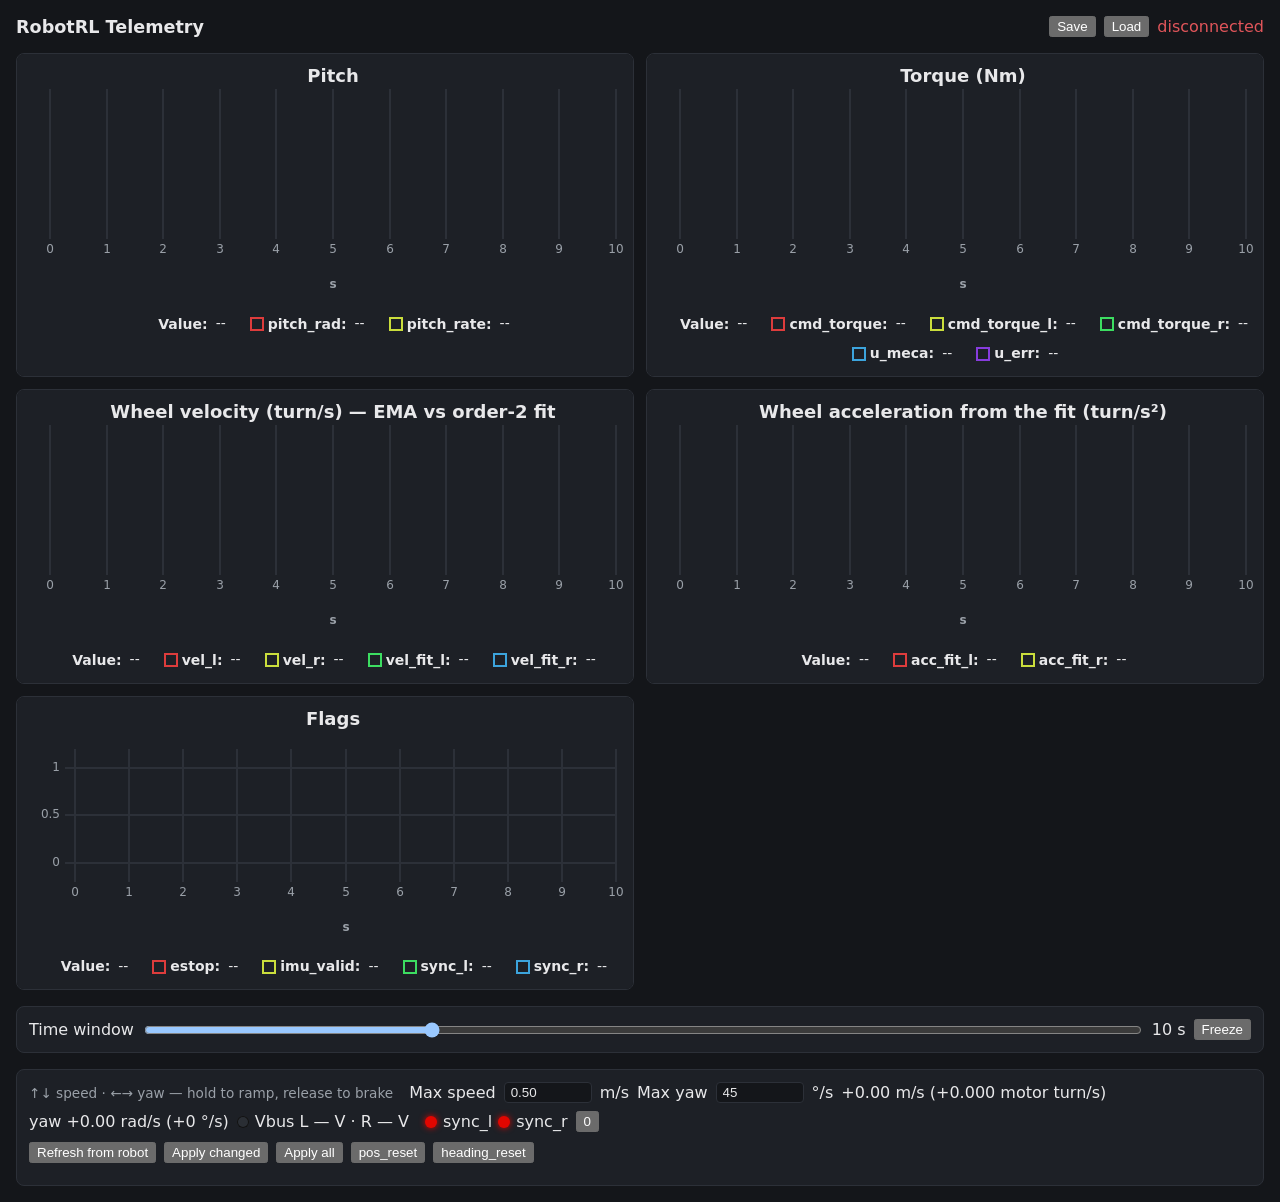
<file: TelemetryServer/telemetry/web/index.html>
<!doctype html>
<html lang="en">
  <head>
    <meta charset="utf-8" />
    <title>RobotRL Telemetry</title>
    <link rel="stylesheet" href="vendor/uplot/uPlot.min.css" />
    <link rel="stylesheet" href="style.css" />
  </head>
  <body>
    <header>
      <h1>RobotRL Telemetry</h1>
      <div class="header-right">
        <button id="preset-save">Save</button>
        <button id="preset-load">Load</button>
        <span id="connection-status" class="status-bad">disconnected</span>
      </div>
    </header>
    <div id="preset-overlay" hidden>
      <div class="preset-panel" role="dialog" aria-modal="true">
        <h2 id="preset-overlay-title">Save preset</h2>
        <ul id="preset-list"></ul>
        <p id="preset-empty" class="preset-empty" hidden>No presets yet.</p>
        <div id="preset-create-row">
          <input id="preset-name" type="text" maxlength="80" placeholder="New preset name" />
          <button id="preset-create">Create</button>
        </div>
        <button id="preset-close" type="button">Close</button>
      </div>
    </div>

    <main>
      <section id="charts">
        <div id="chart-pitch" class="chart"></div>
        <div id="chart-torque" class="chart"></div>
        <div id="chart-velocity" class="chart"></div>
        <div id="chart-accel" class="chart"></div>
        <div id="chart-flags" class="chart"></div>
      </section>

      <div id="chart-controls" class="control-block">
        <label for="window-slider">Time window</label>
        <input type="range" id="window-slider" min="2" max="30" value="10" step="1" />
        <span id="window-label">10 s</span>
        <button id="freeze-toggle">Freeze</button>
      </div>

      <section id="controls">
        <div class="control-block drive-block">
          <span class="drive-hint">↑↓ speed · ←→ yaw — hold to ramp, release to brake</span>
          <label for="drive-max-mps">Max speed</label>
          <input id="drive-max-mps" type="number" min="0.01" max="4" step="0.05" value="0.50" />
          <span>m/s</span>
          <label for="drive-max-yaw">Max yaw</label>
          <input id="drive-max-yaw" type="number" min="1" max="229" step="5" value="45" />
          <span>°/s</span>
          <span id="speed-label">+0.00 m/s (+0.000 motor turn/s)</span>
          <span id="heading-label">yaw +0.00 rad/s (+0 °/s)</span>
          <span class="vbus-wrap">
            <span id="vbus-lamp" class="vbus-lamp" title="Vbus: orange &lt; 11.4 V, rouge clignotant &lt; 11 V"></span>
            <span id="vbus-label">Vbus L — V · R — V</span>
          </span>
          <span class="sync-wrap" title="Vert = cette roue en SYNC / BOTH_AIR, rouge = NORMAL / RECOVERY">
            <span id="sync-l-lamp" class="sync-lamp normal"></span>
            <span>sync_l</span>
            <span id="sync-r-lamp" class="sync-lamp normal"></span>
            <span>sync_r</span>
          </span>
          <button id="drive-zero">0</button>
        </div>

        <div class="control-block">
          <button id="gains-refresh">Refresh from robot</button>
          <button id="gains-apply-changed">Apply changed</button>
          <button id="gains-apply-all">Apply all</button>
          <button id="gains-pos-reset">pos_reset</button>
          <button id="gains-heading-reset">heading_reset</button>
          <span id="gains-status"></span>
        </div>
        <div id="gains-form"></div>
      </section>
    </main>

    <script src="vendor/uplot/uPlot.iife.min.js"></script>
    <script src="app.js" defer></script>
    <script src="control.js" defer></script>
  </body>
</html>
</file>
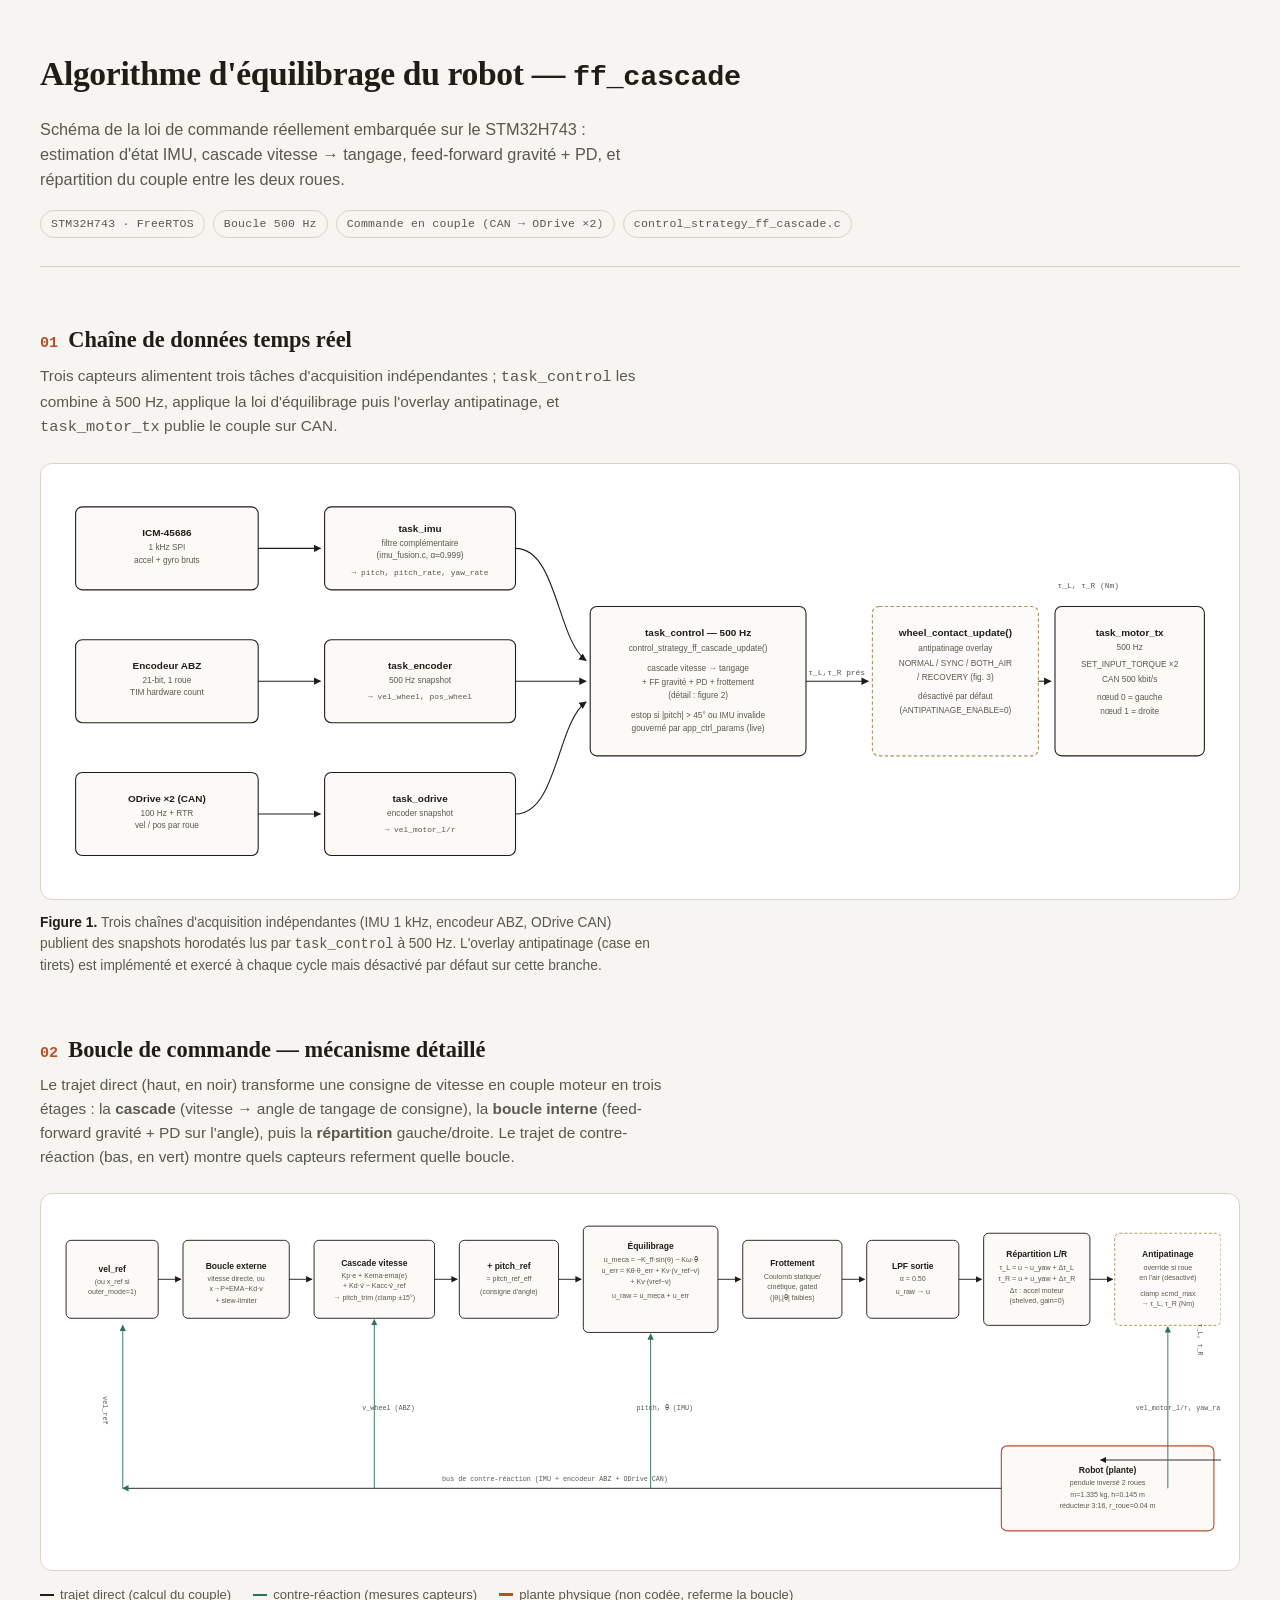
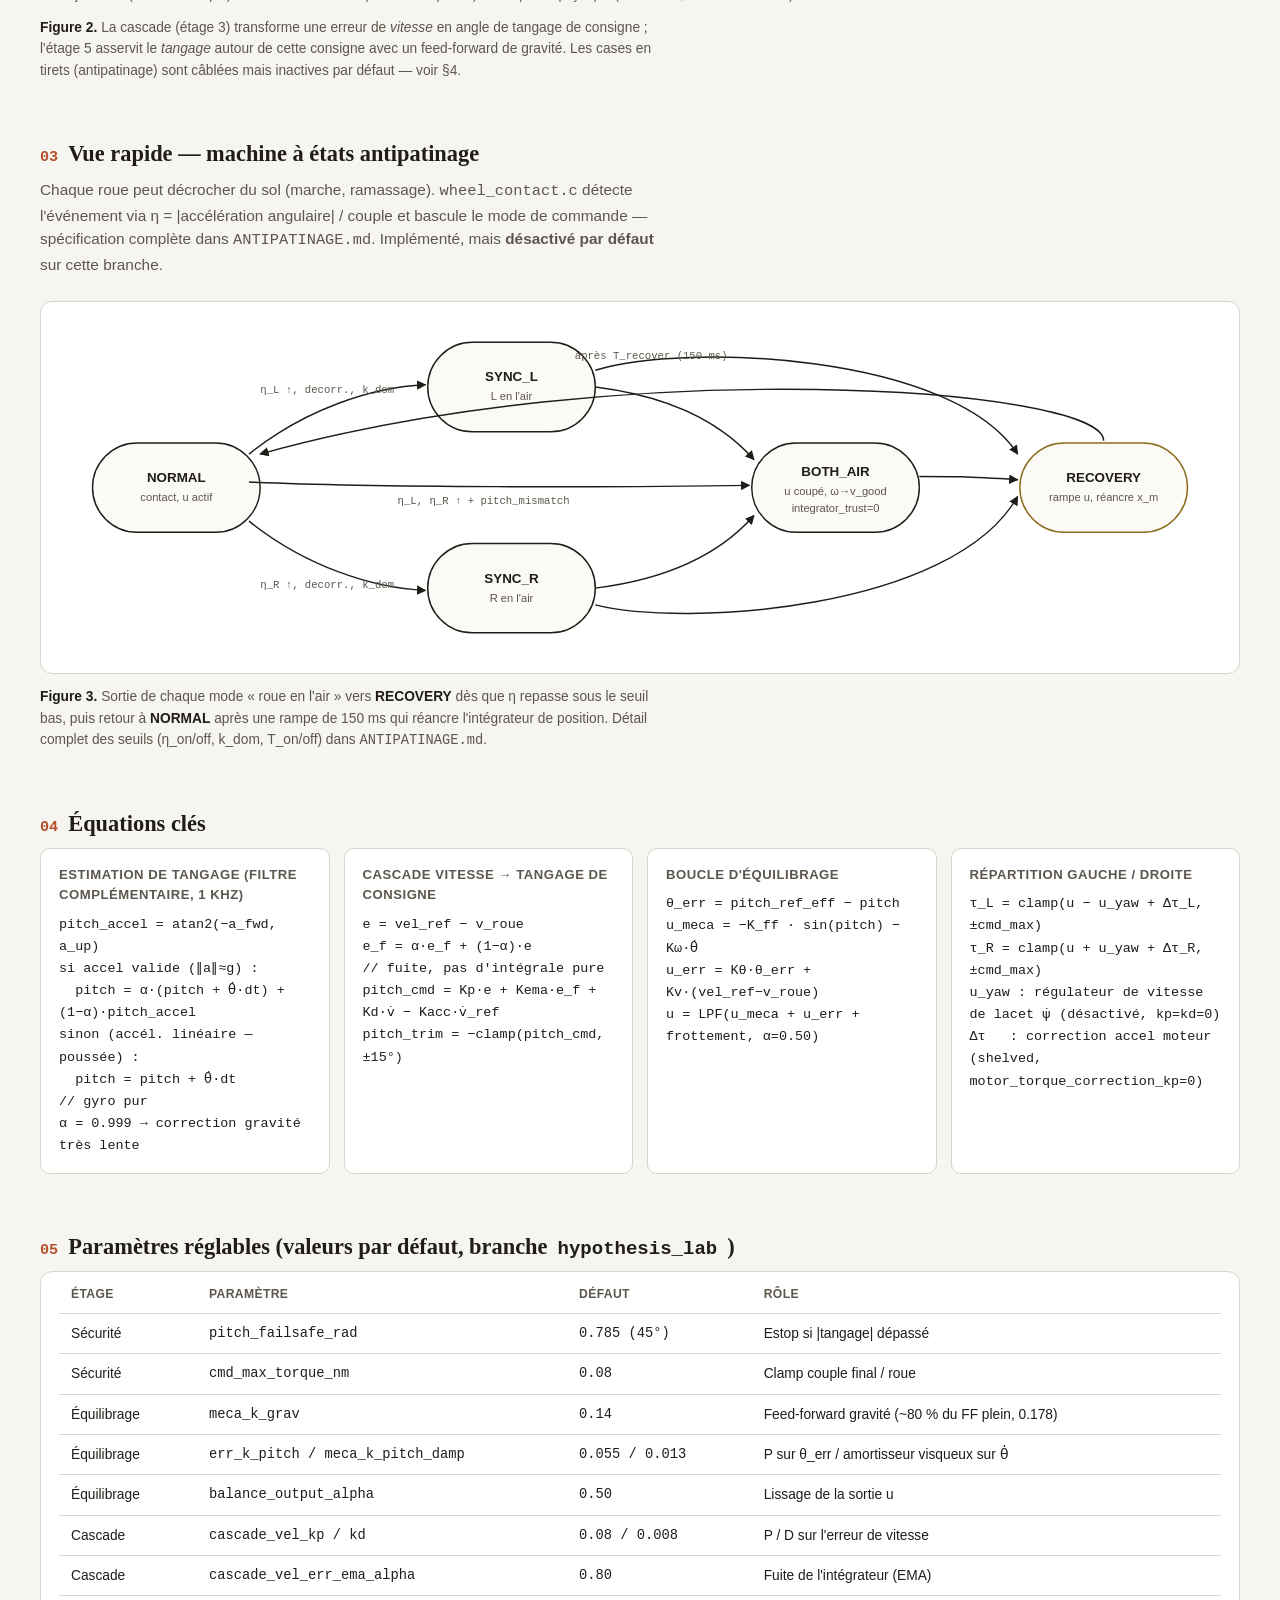
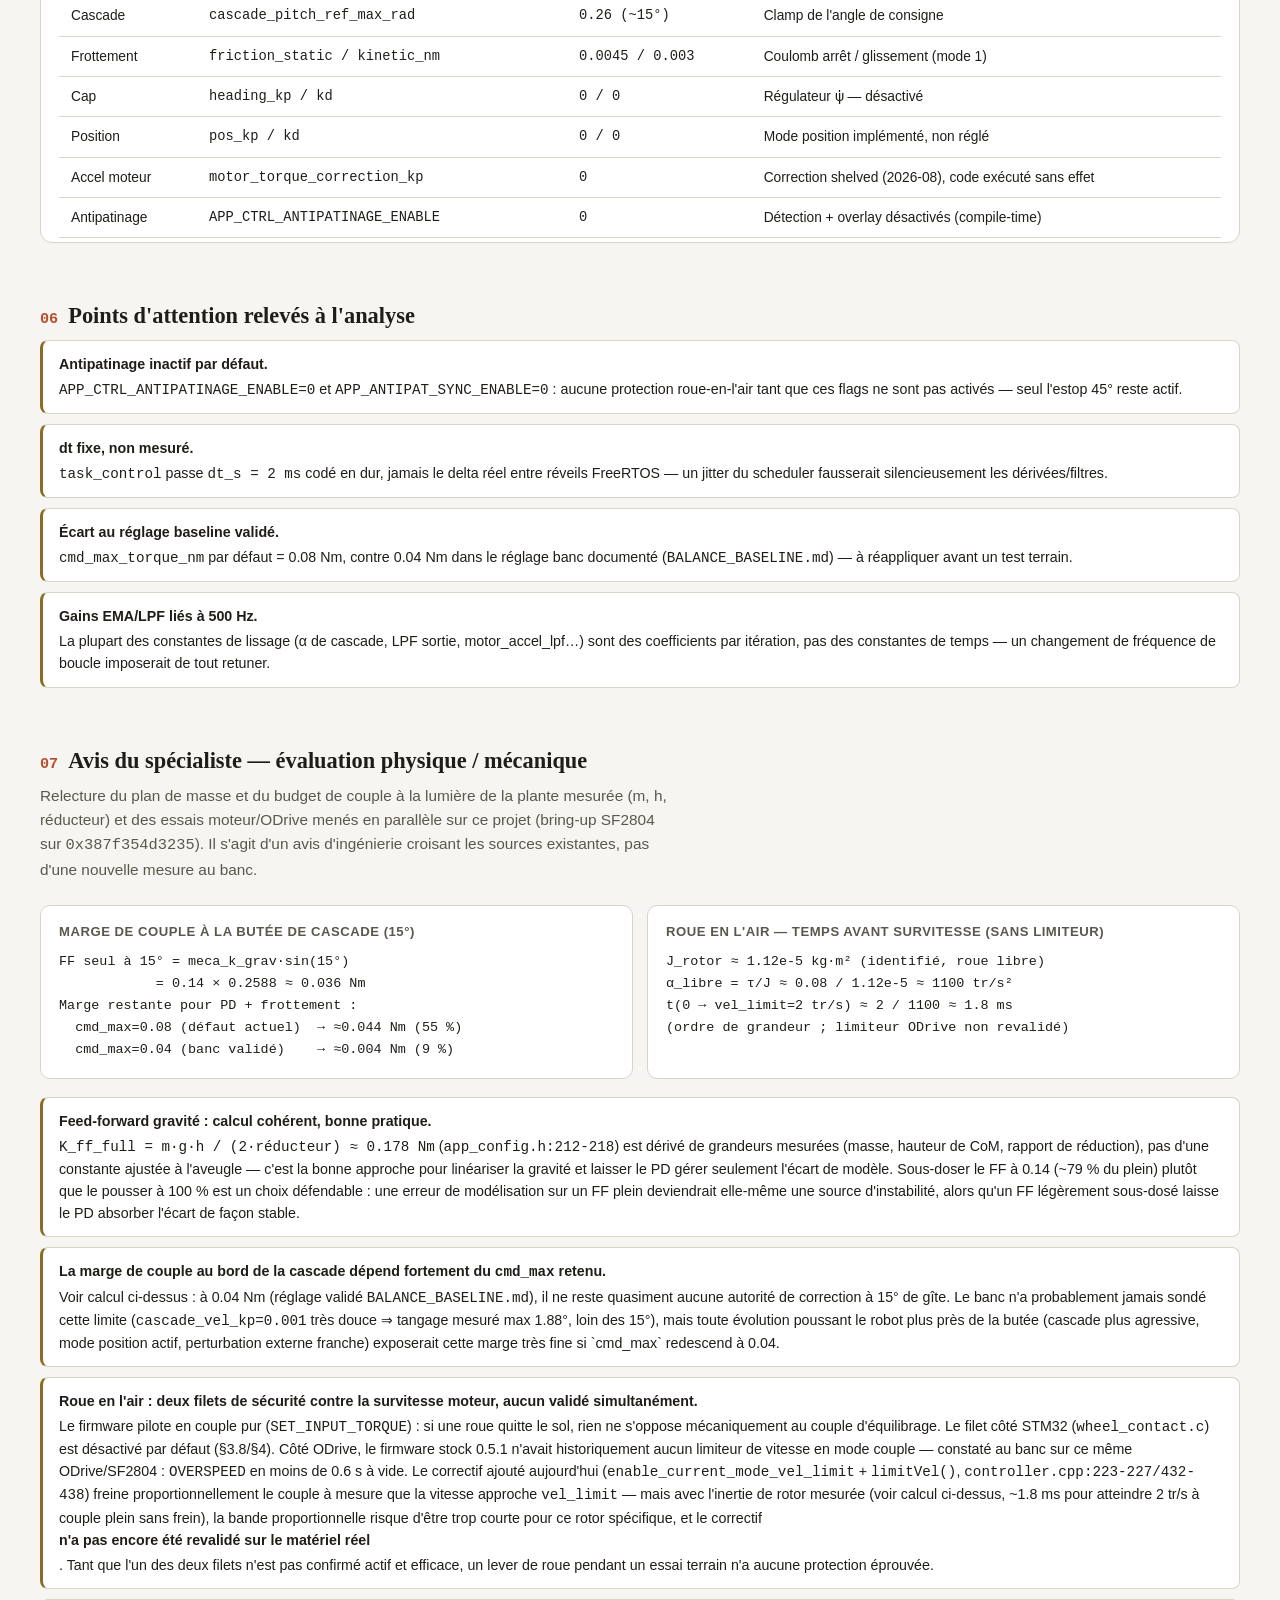
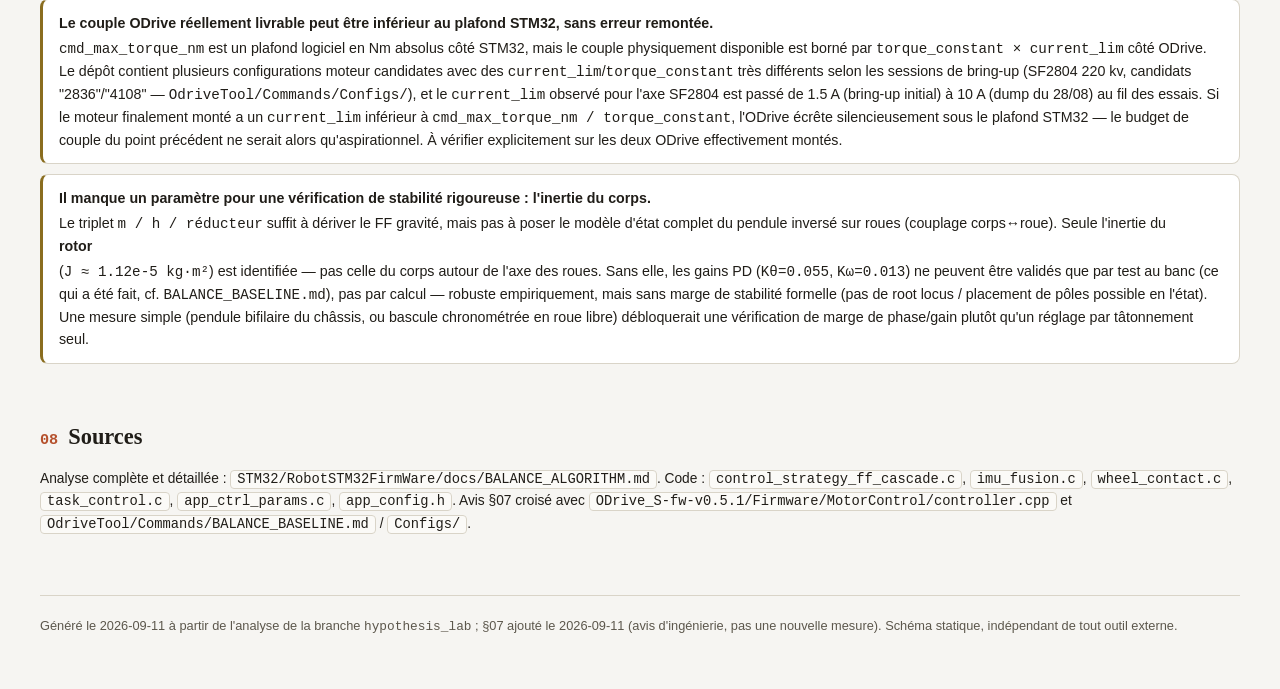
<file: docs/balance_algorithm.html>
<!DOCTYPE html>
<html lang="fr">
<head>
<meta charset="UTF-8">
<meta name="viewport" content="width=device-width, initial-scale=1">
<title>Algorithme d'équilibrage — ff_cascade</title>
<style>
  :root {
    --bg: #f6f5f2;
    --panel: #ffffff;
    --panel-2: #fbfaf7;
    --ink: #201d18;
    --ink-dim: #5c574c;
    --line: #d9d4c8;
    --accent: #b5502c;      /* terracotta — chemin direct */
    --accent-2: #2f6f5e;    /* vert — contre-réaction / capteurs */
    --accent-3: #8a6d1f;    /* ocre — sécurité / avertissement */
    --mono: "SF Mono", "Cascadia Code", Consolas, "Roboto Mono", monospace;
    --sans: -apple-system, "Segoe UI", Inter, Roboto, Arial, sans-serif;
    --serif: Georgia, "Iowan Old Style", "Palatino Linotype", serif;
    color-scheme: light dark;
  }
  @media (prefers-color-scheme: dark) {
    :root:not([data-theme="light"]) {
      --bg: #171511;
      --panel: #201d18;
      --panel-2: #1b1915;
      --ink: #efe9dd;
      --ink-dim: #a89f8d;
      --line: #3a352c;
      --accent: #e08356;
      --accent-2: #6fbfa5;
      --accent-3: #d8b25c;
    }
  }
  :root[data-theme="dark"] {
    --bg: #171511;
    --panel: #201d18;
    --panel-2: #1b1915;
    --ink: #efe9dd;
    --ink-dim: #a89f8d;
    --line: #3a352c;
    --accent: #e08356;
    --accent-2: #6fbfa5;
    --accent-3: #d8b25c;
  }

  * { box-sizing: border-box; }
  body {
    background: var(--bg);
    color: var(--ink);
    font-family: var(--sans);
    line-height: 1.55;
    padding: 0 20px 80px;
    max-width: 1240px;
    margin: 0 auto;
  }
  header {
    padding: 48px 0 28px;
    border-bottom: 1px solid var(--line);
    margin-bottom: 36px;
  }
  h1 {
    font-family: var(--serif);
    font-size: 2.1rem;
    font-weight: 600;
    margin: 0 0 8px;
    letter-spacing: -0.01em;
  }
  .subtitle { color: var(--ink-dim); font-size: 1.02rem; max-width: 66ch; }
  .badges { display: flex; gap: 8px; flex-wrap: wrap; margin-top: 18px; }
  .badge {
    font-family: var(--mono);
    font-size: 0.72rem;
    letter-spacing: 0.02em;
    padding: 4px 10px;
    border: 1px solid var(--line);
    border-radius: 100px;
    color: var(--ink-dim);
  }

  section { margin: 56px 0; }
  h2 {
    font-family: var(--serif);
    font-size: 1.4rem;
    font-weight: 600;
    margin: 0 0 6px;
    display: flex;
    align-items: baseline;
    gap: 10px;
  }
  h2 .num { color: var(--accent); font-family: var(--mono); font-size: 0.95rem; }
  .lede { color: var(--ink-dim); max-width: 74ch; margin: 0 0 24px; font-size: 0.96rem; }

  figure { margin: 0; }
  .diagram-frame {
    background: var(--panel);
    border: 1px solid var(--line);
    border-radius: 12px;
    padding: 18px;
    overflow-x: auto;
  }
  .diagram-frame svg { display: block; margin: 0 auto; max-width: 100%; height: auto; }
  figcaption {
    color: var(--ink-dim);
    font-size: 0.86rem;
    margin-top: 12px;
    max-width: 80ch;
  }
  figcaption b { color: var(--ink); font-weight: 600; }

  svg text { font-family: var(--sans); fill: currentColor; }
  svg .lbl-title { font-size: 12px; font-weight: 700; }
  svg .lbl-sub { font-size: 10px; fill: var(--ink-dim); }
  svg .lbl-arrow { font-size: 9.5px; fill: var(--ink-dim); font-family: var(--mono); }
  svg .lbl-state { font-size: 12px; font-weight: 700; }
  svg rect.box { fill: var(--panel-2); stroke: currentColor; stroke-width: 1.3; }
  svg rect.box.feedback { stroke: var(--accent-2); }
  svg rect.box.plant { stroke: var(--accent); stroke-width: 1.6; }
  svg rect.box.safety { stroke: var(--accent-3); }
  svg rect.box.off { stroke-dasharray: 4 3; opacity: 0.75; }
  svg line, svg polyline, svg path.arrow { stroke: currentColor; stroke-width: 1.3; fill: none; }
  svg polyline.fb, svg path.fb { stroke: var(--accent-2); }
  svg .legend-dot { }

  .legend { display: flex; gap: 22px; flex-wrap: wrap; margin-top: 14px; font-size: 0.82rem; color: var(--ink-dim); }
  .legend span { display: inline-flex; align-items: center; gap: 6px; }
  .legend i { width: 14px; height: 2px; display: inline-block; background: currentColor; }
  .legend .fwd i { background: var(--ink); }
  .legend .fb i { background: var(--accent-2); }
  .legend .plant i { background: var(--accent); height: 3px; }

  .eq-grid { display: grid; grid-template-columns: repeat(auto-fit, minmax(280px, 1fr)); gap: 14px; }
  .eq-card {
    background: var(--panel);
    border: 1px solid var(--line);
    border-radius: 10px;
    padding: 16px 18px;
  }
  .eq-card h3 { margin: 0 0 8px; font-size: 0.82rem; text-transform: uppercase; letter-spacing: 0.04em; color: var(--ink-dim); font-weight: 600; }
  .eq-card code {
    display: block;
    font-family: var(--mono);
    font-size: 0.84rem;
    white-space: pre-wrap;
    color: var(--ink);
    line-height: 1.65;
  }

  table { width: 100%; border-collapse: collapse; font-size: 0.86rem; }
  th, td { text-align: left; padding: 9px 12px; border-bottom: 1px solid var(--line); }
  thead th { color: var(--ink-dim); font-weight: 600; font-size: 0.76rem; text-transform: uppercase; letter-spacing: 0.03em; }
  td.num { font-family: var(--mono); white-space: nowrap; }
  .table-wrap { background: var(--panel); border: 1px solid var(--line); border-radius: 12px; padding: 4px 18px; overflow-x: auto; }

  .notes { display: grid; gap: 10px; }
  .note {
    background: var(--panel);
    border: 1px solid var(--line);
    border-left: 3px solid var(--accent-3);
    border-radius: 8px;
    padding: 12px 16px;
    font-size: 0.89rem;
  }
  .note b { display: block; margin-bottom: 3px; }

  .files { font-size: 0.86rem; }
  .files code { font-family: var(--mono); background: var(--panel-2); padding: 1px 6px; border-radius: 4px; border: 1px solid var(--line); }

  footer { color: var(--ink-dim); font-size: 0.8rem; border-top: 1px solid var(--line); padding-top: 20px; margin-top: 60px; }
</style>
</head>
<body>

<header>
  <h1>Algorithme d'équilibrage du robot — <code style="font-family:var(--mono); font-size:0.85em;">ff_cascade</code></h1>
  <p class="subtitle">Schéma de la loi de commande réellement embarquée sur le STM32H743 : estimation d'état IMU, cascade vitesse → tangage, feed-forward gravité + PD, et répartition du couple entre les deux roues.</p>
  <div class="badges">
    <span class="badge">STM32H743 · FreeRTOS</span>
    <span class="badge">Boucle 500 Hz</span>
    <span class="badge">Commande en couple (CAN → ODrive ×2)</span>
    <span class="badge">control_strategy_ff_cascade.c</span>
  </div>
</header>

<section id="dataflow">
  <h2><span class="num">01</span> Chaîne de données temps réel</h2>
  <p class="lede">Trois capteurs alimentent trois tâches d'acquisition indépendantes ; <code style="font-family:var(--mono)">task_control</code> les combine à 500&nbsp;Hz, applique la loi d'équilibrage puis l'overlay antipatinage, et <code style="font-family:var(--mono)">task_motor_tx</code> publie le couple sur CAN.</p>

  <figure>
  <div class="diagram-frame">
    <svg viewBox="0 0 1400 480" role="img" aria-label="Trois chaînes de capteurs (IMU à 1 kHz, encodeur ABZ, ODrive CAN) convergent dans task_control à 500 Hz, qui appelle l'overlay antipatinage puis publie vers task_motor_tx et le bus CAN.">
      <defs>
        <marker id="arrowFwd" viewBox="0 0 10 10" refX="9" refY="5" markerWidth="7" markerHeight="7" orient="auto-start-reverse">
          <path d="M0,0 L10,5 L0,10 z" fill="currentColor"/>
        </marker>
      </defs>

      <!-- col1: sensors -->
      <rect class="box" x="20" y="30" width="220" height="100" rx="8"/>
      <text x="130" y="65" text-anchor="middle" class="lbl-title">ICM-45686</text>
      <text x="130" y="82" text-anchor="middle" class="lbl-sub">1 kHz SPI</text>
      <text x="130" y="97" text-anchor="middle" class="lbl-sub">accel + gyro bruts</text>

      <rect class="box" x="20" y="190" width="220" height="100" rx="8"/>
      <text x="130" y="225" text-anchor="middle" class="lbl-title">Encodeur ABZ</text>
      <text x="130" y="242" text-anchor="middle" class="lbl-sub">21-bit, 1 roue</text>
      <text x="130" y="257" text-anchor="middle" class="lbl-sub">TIM hardware count</text>

      <rect class="box" x="20" y="350" width="220" height="100" rx="8"/>
      <text x="130" y="385" text-anchor="middle" class="lbl-title">ODrive ×2 (CAN)</text>
      <text x="130" y="402" text-anchor="middle" class="lbl-sub">100 Hz + RTR</text>
      <text x="130" y="417" text-anchor="middle" class="lbl-sub">vel / pos par roue</text>

      <!-- col2: acquisition tasks -->
      <rect class="box" x="320" y="30" width="230" height="100" rx="8"/>
      <text x="435" y="60" text-anchor="middle" class="lbl-title">task_imu</text>
      <text x="435" y="77" text-anchor="middle" class="lbl-sub">filtre complémentaire</text>
      <text x="435" y="92" text-anchor="middle" class="lbl-sub">(imu_fusion.c, α=0.999)</text>
      <text x="435" y="112" text-anchor="middle" class="lbl-arrow">→ pitch, pitch_rate, yaw_rate</text>

      <rect class="box" x="320" y="190" width="230" height="100" rx="8"/>
      <text x="435" y="225" text-anchor="middle" class="lbl-title">task_encoder</text>
      <text x="435" y="242" text-anchor="middle" class="lbl-sub">500 Hz snapshot</text>
      <text x="435" y="262" text-anchor="middle" class="lbl-arrow">→ vel_wheel, pos_wheel</text>

      <rect class="box" x="320" y="350" width="230" height="100" rx="8"/>
      <text x="435" y="385" text-anchor="middle" class="lbl-title">task_odrive</text>
      <text x="435" y="402" text-anchor="middle" class="lbl-sub">encoder snapshot</text>
      <text x="435" y="422" text-anchor="middle" class="lbl-arrow">→ vel_motor_l/r</text>

      <!-- arrows sensor -> task -->
      <line x1="240" y1="80" x2="315" y2="80" marker-end="url(#arrowFwd)"/>
      <line x1="240" y1="240" x2="315" y2="240" marker-end="url(#arrowFwd)"/>
      <line x1="240" y1="400" x2="315" y2="400" marker-end="url(#arrowFwd)"/>

      <!-- col3: control task hub -->
      <rect class="box" x="640" y="150" width="260" height="180" rx="8"/>
      <text x="770" y="185" text-anchor="middle" class="lbl-title">task_control — 500 Hz</text>
      <text x="770" y="204" text-anchor="middle" class="lbl-sub">control_strategy_ff_cascade_update()</text>
      <text x="770" y="228" text-anchor="middle" class="lbl-sub">cascade vitesse → tangage</text>
      <text x="770" y="244" text-anchor="middle" class="lbl-sub">+ FF gravité + PD + frottement</text>
      <text x="770" y="260" text-anchor="middle" class="lbl-sub">(détail : figure 2)</text>
      <text x="770" y="284" text-anchor="middle" class="lbl-sub">estop si |pitch| &gt; 45° ou IMU invalide</text>
      <text x="770" y="300" text-anchor="middle" class="lbl-sub" fill="var(--accent-3)">gouverné par app_ctrl_params (live)</text>

      <!-- converging arrows -->
      <path class="arrow" d="M550,80 C600,80 600,190 635,215" marker-end="url(#arrowFwd)"/>
      <line x1="550" y1="240" x2="635" y2="240" marker-end="url(#arrowFwd)"/>
      <path class="arrow" d="M550,400 C600,400 600,290 635,265" marker-end="url(#arrowFwd)"/>

      <!-- col4: wheel_contact overlay -->
      <rect class="box safety off" x="980" y="150" width="200" height="180" rx="8"/>
      <text x="1080" y="185" text-anchor="middle" class="lbl-title">wheel_contact_update()</text>
      <text x="1080" y="204" text-anchor="middle" class="lbl-sub">antipatinage overlay</text>
      <text x="1080" y="222" text-anchor="middle" class="lbl-sub">NORMAL / SYNC / BOTH_AIR</text>
      <text x="1080" y="238" text-anchor="middle" class="lbl-sub">/ RECOVERY (fig. 3)</text>
      <text x="1080" y="262" text-anchor="middle" class="lbl-sub" fill="var(--accent-3)">désactivé par défaut</text>
      <text x="1080" y="278" text-anchor="middle" class="lbl-sub" fill="var(--accent-3)">(ANTIPATINAGE_ENABLE=0)</text>

      <line x1="900" y1="240" x2="975" y2="240" marker-end="url(#arrowFwd)"/>
      <text x="937" y="232" text-anchor="middle" class="lbl-arrow">τ_L,τ_R prés</text>

      <!-- col5: motor tx + CAN -->
      <rect class="box" x="1200" y="150" width="180" height="180" rx="8" transform="translate(0,0)"/>
      <text x="1290" y="185" text-anchor="middle" class="lbl-title">task_motor_tx</text>
      <text x="1290" y="203" text-anchor="middle" class="lbl-sub">500 Hz</text>
      <text x="1290" y="223" text-anchor="middle" class="lbl-sub">SET_INPUT_TORQUE ×2</text>
      <text x="1290" y="241" text-anchor="middle" class="lbl-sub">CAN 500 kbit/s</text>
      <text x="1290" y="263" text-anchor="middle" class="lbl-sub">nœud 0 = gauche</text>
      <text x="1290" y="279" text-anchor="middle" class="lbl-sub">nœud 1 = droite</text>

      <line x1="1180" y1="240" x2="1195" y2="240" marker-end="url(#arrowFwd)"/>
      <text x="1240" y="128" text-anchor="middle" class="lbl-arrow">τ_L, τ_R (Nm)</text>
    </svg>
  </div>
  <figcaption><b>Figure 1.</b> Trois chaînes d'acquisition indépendantes (IMU 1 kHz, encodeur ABZ, ODrive CAN) publient des snapshots horodatés lus par <code style="font-family:var(--mono)">task_control</code> à 500&nbsp;Hz. L'overlay antipatinage (case en tirets) est implémenté et exercé à chaque cycle mais désactivé par défaut sur cette branche.</figcaption>
  </figure>
</section>

<section id="loop">
  <h2><span class="num">02</span> Boucle de commande — mécanisme détaillé</h2>
  <p class="lede">Le trajet direct (haut, en noir) transforme une consigne de vitesse en couple moteur en trois étages : la <b>cascade</b> (vitesse → angle de tangage de consigne), la <b>boucle interne</b> (feed-forward gravité + PD sur l'angle), puis la <b>répartition</b> gauche/droite. Le trajet de contre-réaction (bas, en vert) montre quels capteurs referment quelle boucle.</p>

  <figure>
  <div class="diagram-frame">
    <svg viewBox="0 0 1640 480" role="img" aria-label="Boucle fermée : vel_ref traverse la boucle externe, la cascade vitesse-vers-tangage, le PD de tangage combiné au feed-forward gravité, la compensation de frottement, le filtre de sortie, la répartition gauche/droite et l'overlay antipatinage jusqu'au couple moteur ; le robot referme la boucle en renvoyant pitch, vitesse de roue et vitesse moteur vers les étages correspondants.">
      <defs>
        <marker id="arrowFwd2" viewBox="0 0 10 10" refX="9" refY="5" markerWidth="7" markerHeight="7" orient="auto-start-reverse">
          <path d="M0,0 L10,5 L0,10 z" fill="currentColor"/>
        </marker>
        <marker id="arrowFb" viewBox="0 0 10 10" refX="9" refY="5" markerWidth="7" markerHeight="7" orient="auto-start-reverse">
          <path d="M0,0 L10,5 L0,10 z" fill="var(--accent-2)"/>
        </marker>
      </defs>

      <!-- forward path boxes: y=30 h=130 -->
      <!-- 1 -->
      <rect class="box" x="10" y="40" width="130" height="110" rx="7"/>
      <text x="75" y="85" text-anchor="middle" class="lbl-title">vel_ref</text>
      <text x="75" y="102" text-anchor="middle" class="lbl-sub">(ou x_ref si</text>
      <text x="75" y="116" text-anchor="middle" class="lbl-sub">outer_mode=1)</text>

      <!-- 2 -->
      <rect class="box" x="175" y="40" width="150" height="110" rx="7"/>
      <text x="250" y="80" text-anchor="middle" class="lbl-title">Boucle externe</text>
      <text x="250" y="98" text-anchor="middle" class="lbl-sub">vitesse directe, ou</text>
      <text x="250" y="112" text-anchor="middle" class="lbl-sub">x→P+EMA−Kd·v</text>
      <text x="250" y="128" text-anchor="middle" class="lbl-sub">+ slew-limiter</text>

      <!-- 3 -->
      <rect class="box" x="360" y="40" width="170" height="110" rx="7"/>
      <text x="445" y="76" text-anchor="middle" class="lbl-title">Cascade vitesse</text>
      <text x="445" y="93" text-anchor="middle" class="lbl-sub">Kp·e + Kema·ema(e)</text>
      <text x="445" y="107" text-anchor="middle" class="lbl-sub">+ Kd·v̇ − Kacc·v̇_ref</text>
      <text x="445" y="124" text-anchor="middle" class="lbl-sub">→ pitch_trim (clamp ±15°)</text>

      <!-- 4 -->
      <rect class="box" x="565" y="40" width="140" height="110" rx="7"/>
      <text x="635" y="80" text-anchor="middle" class="lbl-title">+ pitch_ref</text>
      <text x="635" y="98" text-anchor="middle" class="lbl-sub">= pitch_ref_eff</text>
      <text x="635" y="116" text-anchor="middle" class="lbl-sub">(consigne d'angle)</text>

      <!-- 5 : PD + FF -->
      <rect class="box" x="740" y="20" width="190" height="150" rx="7"/>
      <text x="835" y="52" text-anchor="middle" class="lbl-title">Équilibrage</text>
      <text x="835" y="70" text-anchor="middle" class="lbl-sub">u_meca = −K_ff·sin(θ) − Kω·θ̇</text>
      <text x="835" y="86" text-anchor="middle" class="lbl-sub">u_err = Kθ·θ_err + Kv·(v_ref−v)</text>
      <text x="835" y="102" text-anchor="middle" class="lbl-sub">     + Kv·(vref−v)</text>
      <text x="835" y="122" text-anchor="middle" class="lbl-sub" fill="var(--ink)">u_raw = u_meca + u_err</text>

      <!-- 6 -->
      <rect class="box" x="965" y="40" width="140" height="110" rx="7"/>
      <text x="1035" y="76" text-anchor="middle" class="lbl-title">Frottement</text>
      <text x="1035" y="94" text-anchor="middle" class="lbl-sub">Coulomb statique/</text>
      <text x="1035" y="108" text-anchor="middle" class="lbl-sub">cinétique, gated</text>
      <text x="1035" y="124" text-anchor="middle" class="lbl-sub">(|θ|,|θ̇| faibles)</text>

      <!-- 7 -->
      <rect class="box" x="1140" y="40" width="130" height="110" rx="7"/>
      <text x="1205" y="80" text-anchor="middle" class="lbl-title">LPF sortie</text>
      <text x="1205" y="98" text-anchor="middle" class="lbl-sub">α = 0.50</text>
      <text x="1205" y="116" text-anchor="middle" class="lbl-sub">u_raw → u</text>

      <!-- 8 -->
      <rect class="box" x="1305" y="30" width="150" height="130" rx="7"/>
      <text x="1380" y="64" text-anchor="middle" class="lbl-title">Répartition L/R</text>
      <text x="1380" y="82" text-anchor="middle" class="lbl-sub">τ_L = u − u_yaw + Δτ_L</text>
      <text x="1380" y="97" text-anchor="middle" class="lbl-sub">τ_R = u + u_yaw + Δτ_R</text>
      <text x="1380" y="115" text-anchor="middle" class="lbl-sub">Δτ : accel moteur</text>
      <text x="1380" y="129" text-anchor="middle" class="lbl-sub">(shelved, gain=0)</text>

      <!-- 9 antipatinage + clamp -->
      <rect class="box safety off" x="1490" y="30" width="150" height="130" rx="7"/>
      <text x="1565" y="64" text-anchor="middle" class="lbl-title">Antipatinage</text>
      <text x="1565" y="82" text-anchor="middle" class="lbl-sub">override si roue</text>
      <text x="1565" y="96" text-anchor="middle" class="lbl-sub">en l'air (désactivé)</text>
      <text x="1565" y="118" text-anchor="middle" class="lbl-sub">clamp ±cmd_max</text>
      <text x="1565" y="132" text-anchor="middle" class="lbl-sub">→ τ_L, τ_R (Nm)</text>

      <!-- forward arrows -->
      <line x1="140" y1="95" x2="172" y2="95" marker-end="url(#arrowFwd2)"/>
      <line x1="325" y1="95" x2="357" y2="95" marker-end="url(#arrowFwd2)"/>
      <line x1="530" y1="95" x2="562" y2="95" marker-end="url(#arrowFwd2)"/>
      <line x1="705" y1="95" x2="737" y2="95" marker-end="url(#arrowFwd2)"/>
      <line x1="930" y1="95" x2="962" y2="95" marker-end="url(#arrowFwd2)"/>
      <line x1="1105" y1="95" x2="1137" y2="95" marker-end="url(#arrowFwd2)"/>
      <line x1="1270" y1="95" x2="1302" y2="95" marker-end="url(#arrowFwd2)"/>
      <line x1="1455" y1="95" x2="1487" y2="95" marker-end="url(#arrowFwd2)"/>

      <!-- plant box, right side, spans full height -->
      <rect class="box plant" x="1330" y="330" width="300" height="120" rx="8"/>
      <text x="1480" y="368" text-anchor="middle" class="lbl-title">Robot (plante)</text>
      <text x="1480" y="386" text-anchor="middle" class="lbl-sub">pendule inversé 2 roues</text>
      <text x="1480" y="402" text-anchor="middle" class="lbl-sub">m=1.335 kg, h=0.145 m</text>
      <text x="1480" y="418" text-anchor="middle" class="lbl-sub">réducteur 3:16, r_roue=0.04 m</text>

      <path class="arrow" d="M1640,95 h20 v255 h-190" marker-end="url(#arrowFwd2)"/>
      <text x="1610" y="180" text-anchor="middle" class="lbl-arrow" writing-mode="vertical-rl">τ_L, τ_R</text>

      <!-- feedback rail -->
      <line class="fb" x1="1330" y1="390" x2="90" y2="390" marker-end="url(#arrowFb)"/>
      <text x="700" y="380" text-anchor="middle" class="lbl-arrow" fill="var(--accent-2)">bus de contre-réaction (IMU + encodeur ABZ + ODrive CAN)</text>

      <!-- vertical feedback taps -->
      <path class="fb arrow" d="M90,390 V160" marker-end="url(#arrowFb)"/>
      <text x="65" y="280" text-anchor="middle" class="lbl-arrow" fill="var(--accent-2)" writing-mode="vertical-rl">vel_ref</text>

      <path class="fb arrow" d="M445,390 V152" marker-end="url(#arrowFb)"/>
      <text x="465" y="280" text-anchor="middle" class="lbl-arrow" fill="var(--accent-2)">v_wheel (ABZ)</text>

      <path class="fb arrow" d="M835,390 V172" marker-end="url(#arrowFb)"/>
      <text x="855" y="280" text-anchor="middle" class="lbl-arrow" fill="var(--accent-2)">pitch, θ̇ (IMU)</text>

      <path class="fb arrow" d="M1565,390 V162" marker-end="url(#arrowFb)"/>
      <text x="1585" y="280" text-anchor="middle" class="lbl-arrow" fill="var(--accent-2)">vel_motor_l/r, yaw_rate</text>
    </svg>
  </div>
  <div class="legend">
    <span class="fwd"><i></i> trajet direct (calcul du couple)</span>
    <span class="fb"><i></i> contre-réaction (mesures capteurs)</span>
    <span class="plant"><i></i> plante physique (non codée, referme la boucle)</span>
  </div>
  <figcaption><b>Figure 2.</b> La cascade (étage 3) transforme une erreur de <i>vitesse</i> en angle de tangage de consigne ; l'étage 5 asservit le <i>tangage</i> autour de cette consigne avec un feed-forward de gravité. Les cases en tirets (antipatinage) sont câblées mais inactives par défaut — voir §4.</figcaption>
  </figure>
</section>

<section id="antipat">
  <h2><span class="num">03</span> Vue rapide — machine à états antipatinage</h2>
  <p class="lede">Chaque roue peut décrocher du sol (marche, ramassage). <code style="font-family:var(--mono)">wheel_contact.c</code> détecte l'événement via η&nbsp;=&nbsp;|accélération angulaire| / couple et bascule le mode de commande — spécification complète dans <code style="font-family:var(--mono)">ANTIPATINAGE.md</code>. Implémenté, mais <b>désactivé par défaut</b> sur cette branche.</p>

  <figure>
  <div class="diagram-frame">
    <svg viewBox="0 0 1040 300" role="img" aria-label="Machine à états : NORMAL passe à SYNC_L, SYNC_R ou BOTH_AIR selon quelle(s) roue(s) décroche(nt) ; chaque mode revient à NORMAL via un état RECOVERY qui réancre la position et relance progressivement le couple.">
      <defs>
        <marker id="arrowState" viewBox="0 0 10 10" refX="9" refY="5" markerWidth="6.5" markerHeight="6.5" orient="auto-start-reverse">
          <path d="M0,0 L10,5 L0,10 z" fill="currentColor"/>
        </marker>
      </defs>

      <rect class="box" x="30" y="110" width="150" height="80" rx="40"/>
      <text x="105" y="145" text-anchor="middle" class="lbl-state">NORMAL</text>
      <text x="105" y="162" text-anchor="middle" class="lbl-sub">contact, u actif</text>

      <rect class="box" x="330" y="20" width="150" height="80" rx="40"/>
      <text x="405" y="55" text-anchor="middle" class="lbl-state">SYNC_L</text>
      <text x="405" y="72" text-anchor="middle" class="lbl-sub">L en l'air</text>

      <rect class="box" x="330" y="200" width="150" height="80" rx="40"/>
      <text x="405" y="235" text-anchor="middle" class="lbl-state">SYNC_R</text>
      <text x="405" y="252" text-anchor="middle" class="lbl-sub">R en l'air</text>

      <rect class="box" x="620" y="110" width="150" height="80" rx="40"/>
      <text x="695" y="140" text-anchor="middle" class="lbl-state">BOTH_AIR</text>
      <text x="695" y="157" text-anchor="middle" class="lbl-sub">u coupé, ω→v_good</text>
      <text x="695" y="172" text-anchor="middle" class="lbl-sub">integrator_trust=0</text>

      <rect class="box safety" x="860" y="110" width="150" height="80" rx="40"/>
      <text x="935" y="145" text-anchor="middle" class="lbl-state">RECOVERY</text>
      <text x="935" y="162" text-anchor="middle" class="lbl-sub">rampe u, réancre x_m</text>

      <path class="arrow" d="M170,120 C220,80 280,60 328,58" marker-end="url(#arrowState)"/>
      <text x="240" y="65" text-anchor="middle" class="lbl-arrow">η_L ↑, decorr., k_dom</text>

      <path class="arrow" d="M170,180 C220,220 280,240 328,242" marker-end="url(#arrowState)"/>
      <text x="240" y="240" text-anchor="middle" class="lbl-arrow">η_R ↑, decorr., k_dom</text>

      <path class="arrow" d="M170,145 C280,150 500,150 618,148" marker-end="url(#arrowState)"/>
      <text x="380" y="165" text-anchor="middle" class="lbl-arrow">η_L, η_R ↑ + pitch_mismatch</text>

      <path class="arrow" d="M480,60 C560,70 600,100 622,125" marker-end="url(#arrowState)"/>
      <path class="arrow" d="M480,240 C560,230 600,200 622,175" marker-end="url(#arrowState)"/>


      <path class="arrow" d="M770,140 C800,140 810,140 858,143" marker-end="url(#arrowState)"/>
      <path class="arrow" d="M480,45 C560,20 800,30 858,120" marker-end="url(#arrowState)"/>
      <path class="arrow" d="M480,255 C560,275 800,260 858,158" marker-end="url(#arrowState)"/>

      <path class="arrow" d="M935,108 C935,60 500,30 180,120" marker-end="url(#arrowState)"/>
      <text x="530" y="35" text-anchor="middle" class="lbl-arrow">après T_recover (150 ms)</text>
    </svg>
  </div>
  <figcaption><b>Figure 3.</b> Sortie de chaque mode « roue en l'air » vers <b>RECOVERY</b> dès que η repasse sous le seuil bas, puis retour à <b>NORMAL</b> après une rampe de 150&nbsp;ms qui réancre l'intégrateur de position. Détail complet des seuils (η_on/off, k_dom, T_on/off) dans <code style="font-family:var(--mono)">ANTIPATINAGE.md</code>.</figcaption>
  </figure>
</section>

<section id="eqs">
  <h2><span class="num">04</span> Équations clés</h2>
  <div class="eq-grid">
    <div class="eq-card">
      <h3>Estimation de tangage (filtre complémentaire, 1 kHz)</h3>
      <code>pitch_accel = atan2(−a_fwd, a_up)
si accel valide (‖a‖≈g) :
  pitch = α·(pitch + θ̇·dt) + (1−α)·pitch_accel
sinon (accél. linéaire — poussée) :
  pitch = pitch + θ̇·dt        // gyro pur
α = 0.999 → correction gravité très lente</code>
    </div>
    <div class="eq-card">
      <h3>Cascade vitesse → tangage de consigne</h3>
      <code>e = vel_ref − v_roue
e_f = α·e_f + (1−α)·e         // fuite, pas d'intégrale pure
pitch_cmd = Kp·e + Kema·e_f + Kd·v̇ − Kacc·v̇_ref
pitch_trim = −clamp(pitch_cmd, ±15°)</code>
    </div>
    <div class="eq-card">
      <h3>Boucle d'équilibrage</h3>
      <code>θ_err = pitch_ref_eff − pitch
u_meca = −K_ff · sin(pitch) − Kω·θ̇
u_err = Kθ·θ_err + Kv·(vel_ref−v_roue)
u = LPF(u_meca + u_err + frottement, α=0.50)</code>
    </div>
    <div class="eq-card">
      <h3>Répartition gauche / droite</h3>
      <code>τ_L = clamp(u − u_yaw + Δτ_L, ±cmd_max)
τ_R = clamp(u + u_yaw + Δτ_R, ±cmd_max)
u_yaw : régulateur de vitesse de lacet ψ̇ (désactivé, kp=kd=0)
Δτ   : correction accel moteur (shelved, motor_torque_correction_kp=0)</code>
    </div>
  </div>
</section>

<section id="params">
  <h2><span class="num">05</span> Paramètres réglables (valeurs par défaut, branche <code style="font-family:var(--mono); font-size:0.85em;">hypothesis_lab</code>)</h2>
  <div class="table-wrap">
    <table>
      <thead>
        <tr><th>Étage</th><th>Paramètre</th><th>Défaut</th><th>Rôle</th></tr>
      </thead>
      <tbody>
        <tr><td>Sécurité</td><td class="num">pitch_failsafe_rad</td><td class="num">0.785 (45°)</td><td>Estop si |tangage| dépassé</td></tr>
        <tr><td>Sécurité</td><td class="num">cmd_max_torque_nm</td><td class="num">0.08</td><td>Clamp couple final / roue</td></tr>
        <tr><td>Équilibrage</td><td class="num">meca_k_grav</td><td class="num">0.14</td><td>Feed-forward gravité (~80 % du FF plein, 0.178)</td></tr>
        <tr><td>Équilibrage</td><td class="num">err_k_pitch / meca_k_pitch_damp</td><td class="num">0.055 / 0.013</td><td>P sur θ_err / amortisseur visqueux sur θ̇</td></tr>
        <tr><td>Équilibrage</td><td class="num">balance_output_alpha</td><td class="num">0.50</td><td>Lissage de la sortie u</td></tr>
        <tr><td>Cascade</td><td class="num">cascade_vel_kp / kd</td><td class="num">0.08 / 0.008</td><td>P / D sur l'erreur de vitesse</td></tr>
        <tr><td>Cascade</td><td class="num">cascade_vel_err_ema_alpha</td><td class="num">0.80</td><td>Fuite de l'intégrateur (EMA)</td></tr>
        <tr><td>Cascade</td><td class="num">cascade_pitch_ref_max_rad</td><td class="num">0.26 (~15°)</td><td>Clamp de l'angle de consigne</td></tr>
        <tr><td>Frottement</td><td class="num">friction_static / kinetic_nm</td><td class="num">0.0045 / 0.003</td><td>Coulomb arrêt / glissement (mode 1)</td></tr>
        <tr><td>Cap</td><td class="num">heading_kp / kd</td><td class="num">0 / 0</td><td>Régulateur ψ̇ — désactivé</td></tr>
        <tr><td>Position</td><td class="num">pos_kp / kd</td><td class="num">0 / 0</td><td>Mode position implémenté, non réglé</td></tr>
        <tr><td>Accel moteur</td><td class="num">motor_torque_correction_kp</td><td class="num">0</td><td>Correction shelved (2026-08), code exécuté sans effet</td></tr>
        <tr><td>Antipatinage</td><td class="num">APP_CTRL_ANTIPATINAGE_ENABLE</td><td class="num">0</td><td>Détection + overlay désactivés (compile-time)</td></tr>
      </tbody>
    </table>
  </div>
</section>

<section id="notes">
  <h2><span class="num">06</span> Points d'attention relevés à l'analyse</h2>
  <div class="notes">
    <div class="note"><b>Antipatinage inactif par défaut.</b> <code style="font-family:var(--mono)">APP_CTRL_ANTIPATINAGE_ENABLE=0</code> et <code style="font-family:var(--mono)">APP_ANTIPAT_SYNC_ENABLE=0</code> : aucune protection roue-en-l'air tant que ces flags ne sont pas activés — seul l'estop 45° reste actif.</div>
    <div class="note"><b>dt fixe, non mesuré.</b> <code style="font-family:var(--mono)">task_control</code> passe <code style="font-family:var(--mono)">dt_s = 2&nbsp;ms</code> codé en dur, jamais le delta réel entre réveils FreeRTOS — un jitter du scheduler fausserait silencieusement les dérivées/filtres.</div>
    <div class="note"><b>Écart au réglage baseline validé.</b> <code style="font-family:var(--mono)">cmd_max_torque_nm</code> par défaut = 0.08 Nm, contre 0.04 Nm dans le réglage banc documenté (<code style="font-family:var(--mono)">BALANCE_BASELINE.md</code>) — à réappliquer avant un test terrain.</div>
    <div class="note"><b>Gains EMA/LPF liés à 500 Hz.</b> La plupart des constantes de lissage (α de cascade, LPF sortie, motor_accel_lpf…) sont des coefficients par itération, pas des constantes de temps — un changement de fréquence de boucle imposerait de tout retuner.</div>
  </div>
</section>

<section id="review">
  <h2><span class="num">07</span> Avis du spécialiste — évaluation physique / mécanique</h2>
  <p class="lede">Relecture du plan de masse et du budget de couple à la lumière de la plante mesurée (m, h, réducteur) et des essais moteur/ODrive menés en parallèle sur ce projet (bring-up SF2804 sur <code style="font-family:var(--mono)">0x387f354d3235</code>). Il s'agit d'un avis d'ingénierie croisant les sources existantes, pas d'une nouvelle mesure au banc.</p>

  <div class="eq-grid" style="margin-bottom:18px;">
    <div class="eq-card">
      <h3>Marge de couple à la butée de cascade (15°)</h3>
      <code>FF seul à 15° = meca_k_grav·sin(15°)
            = 0.14 × 0.2588 ≈ 0.036 Nm
Marge restante pour PD + frottement :
  cmd_max=0.08 (défaut actuel)  → ≈0.044 Nm (55 %)
  cmd_max=0.04 (banc validé)    → ≈0.004 Nm (9 %)</code>
    </div>
    <div class="eq-card">
      <h3>Roue en l'air — temps avant survitesse (sans limiteur)</h3>
      <code>J_rotor ≈ 1.12e-5 kg·m² (identifié, roue libre)
α_libre = τ/J ≈ 0.08 / 1.12e-5 ≈ 1100 tr/s²
t(0 → vel_limit=2 tr/s) ≈ 2 / 1100 ≈ 1.8 ms
(ordre de grandeur ; limiteur ODrive non revalidé)</code>
    </div>
  </div>

  <div class="notes">
    <div class="note"><b>Feed-forward gravité : calcul cohérent, bonne pratique.</b> <code style="font-family:var(--mono)">K_ff_full = m·g·h / (2·réducteur) ≈ 0.178 Nm</code> (<code style="font-family:var(--mono)">app_config.h:212-218</code>) est dérivé de grandeurs mesurées (masse, hauteur de CoM, rapport de réduction), pas d'une constante ajustée à l'aveugle — c'est la bonne approche pour linéariser la gravité et laisser le PD gérer seulement l'écart de modèle. Sous-doser le FF à 0.14 (~79 % du plein) plutôt que le pousser à 100 % est un choix défendable : une erreur de modélisation sur un FF plein deviendrait elle-même une source d'instabilité, alors qu'un FF légèrement sous-dosé laisse le PD absorber l'écart de façon stable.</div>
    <div class="note"><b>La marge de couple au bord de la cascade dépend fortement du <code style="font-family:var(--mono)">cmd_max</code> retenu.</b> Voir calcul ci-dessus : à 0.04 Nm (réglage validé <code style="font-family:var(--mono)">BALANCE_BASELINE.md</code>), il ne reste quasiment aucune autorité de correction à 15° de gîte. Le banc n'a probablement jamais sondé cette limite (<code style="font-family:var(--mono)">cascade_vel_kp=0.001</code> très douce ⇒ tangage mesuré max 1.88°, loin des 15°), mais toute évolution poussant le robot plus près de la butée (cascade plus agressive, mode position actif, perturbation externe franche) exposerait cette marge très fine si `cmd_max` redescend à 0.04.</div>
    <div class="note"><b>Roue en l'air : deux filets de sécurité contre la survitesse moteur, aucun validé simultanément.</b> Le firmware pilote en couple pur (<code style="font-family:var(--mono)">SET_INPUT_TORQUE</code>) : si une roue quitte le sol, rien ne s'oppose mécaniquement au couple d'équilibrage. Le filet côté STM32 (<code style="font-family:var(--mono)">wheel_contact.c</code>) est désactivé par défaut (§3.8/§4). Côté ODrive, le firmware stock 0.5.1 n'avait historiquement aucun limiteur de vitesse en mode couple — constaté au banc sur ce même ODrive/SF2804 : <code style="font-family:var(--mono)">OVERSPEED</code> en moins de 0.6&nbsp;s à vide. Le correctif ajouté aujourd'hui (<code style="font-family:var(--mono)">enable_current_mode_vel_limit</code> + <code style="font-family:var(--mono)">limitVel()</code>, <code style="font-family:var(--mono)">controller.cpp:223-227/432-438</code>) freine proportionnellement le couple à mesure que la vitesse approche <code style="font-family:var(--mono)">vel_limit</code> — mais avec l'inertie de rotor mesurée (voir calcul ci-dessus, ~1.8&nbsp;ms pour atteindre 2&nbsp;tr/s à couple plein sans frein), la bande proportionnelle risque d'être trop courte pour ce rotor spécifique, et le correctif <b>n'a pas encore été revalidé sur le matériel réel</b>. Tant que l'un des deux filets n'est pas confirmé actif et efficace, un lever de roue pendant un essai terrain n'a aucune protection éprouvée.</div>
    <div class="note"><b>Le couple ODrive réellement livrable peut être inférieur au plafond STM32, sans erreur remontée.</b> <code style="font-family:var(--mono)">cmd_max_torque_nm</code> est un plafond logiciel en Nm absolus côté STM32, mais le couple physiquement disponible est borné par <code style="font-family:var(--mono)">torque_constant × current_lim</code> côté ODrive. Le dépôt contient plusieurs configurations moteur candidates avec des <code style="font-family:var(--mono)">current_lim</code>/<code style="font-family:var(--mono)">torque_constant</code> très différents selon les sessions de bring-up (SF2804 220&nbsp;kv, candidats "2836"/"4108" — <code style="font-family:var(--mono)">OdriveTool/Commands/Configs/</code>), et le <code style="font-family:var(--mono)">current_lim</code> observé pour l'axe SF2804 est passé de 1.5&nbsp;A (bring-up initial) à 10&nbsp;A (dump du 28/08) au fil des essais. Si le moteur finalement monté a un <code style="font-family:var(--mono)">current_lim</code> inférieur à <code style="font-family:var(--mono)">cmd_max_torque_nm / torque_constant</code>, l'ODrive écrête silencieusement sous le plafond STM32 — le budget de couple du point précédent ne serait alors qu'aspirationnel. À vérifier explicitement sur les deux ODrive effectivement montés.</div>
    <div class="note"><b>Il manque un paramètre pour une vérification de stabilité rigoureuse : l'inertie du corps.</b> Le triplet <code style="font-family:var(--mono)">m / h / réducteur</code> suffit à dériver le FF gravité, mais pas à poser le modèle d'état complet du pendule inversé sur roues (couplage corps↔roue). Seule l'inertie du <b>rotor</b> (<code style="font-family:var(--mono)">J ≈ 1.12e-5 kg·m²</code>) est identifiée — pas celle du corps autour de l'axe des roues. Sans elle, les gains PD (<code style="font-family:var(--mono)">Kθ=0.055</code>, <code style="font-family:var(--mono)">Kω=0.013</code>) ne peuvent être validés que par test au banc (ce qui a été fait, cf. <code style="font-family:var(--mono)">BALANCE_BASELINE.md</code>), pas par calcul — robuste empiriquement, mais sans marge de stabilité formelle (pas de root locus / placement de pôles possible en l'état). Une mesure simple (pendule bifilaire du châssis, ou bascule chronométrée en roue libre) débloquerait une vérification de marge de phase/gain plutôt qu'un réglage par tâtonnement seul.</div>
  </div>
</section>

<section class="files">
  <h2><span class="num">08</span> Sources</h2>
  <p>Analyse complète et détaillée : <code>STM32/RobotSTM32FirmWare/docs/BALANCE_ALGORITHM.md</code>. Code : <code>control_strategy_ff_cascade.c</code>, <code>imu_fusion.c</code>, <code>wheel_contact.c</code>, <code>task_control.c</code>, <code>app_ctrl_params.c</code>, <code>app_config.h</code>. Avis §07 croisé avec <code>ODrive_S-fw-v0.5.1/Firmware/MotorControl/controller.cpp</code> et <code>OdriveTool/Commands/BALANCE_BASELINE.md</code> / <code>Configs/</code>.</p>
</section>

<footer>
  Généré le 2026-09-11 à partir de l'analyse de la branche <code style="font-family:var(--mono)">hypothesis_lab</code> ; §07 ajouté le 2026-09-11 (avis d'ingénierie, pas une nouvelle mesure). Schéma statique, indépendant de tout outil externe.
</footer>

</body>
</html>
</file>
<file: TelemetryServer/telemetry/web/style.css>
:root {
  color-scheme: dark;
  --bg: #14161a;
  --panel: #1d2026;
  --text: #e8e8ea;
  --muted: #9aa0a8;
  --ok: #33c17a;
  --bad: #e0555a;
  --border: #2c3038;
}

* {
  box-sizing: border-box;
}

body {
  margin: 0;
  background: var(--bg);
  color: var(--text);
  font-family: system-ui, sans-serif;
  padding: 16px;
}

header {
  display: flex;
  align-items: center;
  gap: 12px;
  margin-bottom: 16px;
}

.header-right {
  margin-left: auto;
  display: flex;
  align-items: center;
  gap: 8px;
}

header h1 {
  font-size: 1.1rem;
  margin: 0;
}

.status-ok {
  color: var(--ok);
}

.status-bad {
  color: var(--bad);
}

#charts {
  display: grid;
  grid-template-columns: repeat(2, minmax(280px, 1fr));
  gap: 12px;
}

.chart {
  background: var(--panel);
  border: 1px solid var(--border);
  border-radius: 8px;
  padding: 8px;
  overflow-x: auto;
}

#controls,
#chart-controls {
  margin-top: 16px;
  background: var(--panel);
  border: 1px solid var(--border);
  border-radius: 8px;
  padding: 12px;
}

.control-block {
  display: flex;
  align-items: center;
  gap: 8px;
  margin-bottom: 10px;
  flex-wrap: wrap;
}

.control-block input[type="range"] {
  flex: 1;
  min-width: 160px;
}

.drive-hint {
  color: var(--muted);
  font-size: 0.85rem;
  margin-right: 8px;
}

.vbus-wrap {
  display: inline-flex;
  align-items: center;
  gap: 6px;
}

.vbus-lamp {
  width: 12px;
  height: 12px;
  border-radius: 50%;
  flex: 0 0 12px;
  background: #2a2e34;
  box-shadow: inset 0 0 0 1px #111;
}

.vbus-lamp.warn {
  background: #f0a202;
  box-shadow: 0 0 7px #f0a202;
}

.vbus-lamp.crit {
  background: #e10600;
  box-shadow: 0 0 8px #e10600;
  animation: vbus-blink 0.45s step-end infinite;
}

@keyframes vbus-blink {
  50% {
    background: #3a0000;
    box-shadow: none;
  }
}

.sync-wrap {
  display: inline-flex;
  align-items: center;
  gap: 6px;
  margin-left: 8px;
  font-variant: tabular-nums;
}

.sync-lamp {
  width: 12px;
  height: 12px;
  border-radius: 50%;
  flex: 0 0 12px;
  box-shadow: inset 0 0 0 1px #111;
}

.sync-lamp.normal {
  background: #e10600;
  box-shadow: 0 0 6px #e10600;
}

.sync-lamp.sync {
  background: #1ecf4a;
  box-shadow: 0 0 7px #1ecf4a;
}

.drive-block input[type="number"] {
  width: 5.5rem;
  background: var(--bg);
  color: var(--text);
  border: 1px solid var(--border);
  border-radius: 4px;
  padding: 2px 6px;
}

#gains-form {
  display: grid;
  grid-template-columns: 1fr 1fr;
  gap: 12px;
  align-items: start;
  max-height: 70vh;
  overflow: auto;
}

.gains-panel {
  display: flex;
  flex-direction: column;
  margin: 0;
  border: 1px solid var(--border);
  border-radius: 8px;
  padding: 8px 10px 10px;
  min-width: 0;
}

.gains-subsection {
  margin-top: 10px;
  padding-top: 8px;
  border-top: 1px solid var(--border);
}

.gains-subsection h3 {
  margin: 0 0 6px;
  font-size: 0.85rem;
  font-weight: 600;
}

.gains-panel legend {
  display: block;
  float: none;
  padding: 0 6px;
  font-weight: 600;
  font-size: 0.9rem;
}

.gains-legend {
  margin: 0 0 8px;
  color: var(--muted);
  font-size: 0.75rem;
  font-family: ui-monospace, SFMono-Regular, Menlo, Consolas, monospace;
  line-height: 1.4;
  overflow-wrap: break-word;
}

.gains-fields {
  display: grid;
  grid-template-columns: 1fr 1fr;
  gap: 6px 12px;
}

.gains-row {
  display: grid;
  grid-template-columns: minmax(0, 1fr) 6.75rem;
  align-items: center;
  gap: 8px;
  min-width: 0;
  font-size: 0.8rem;
}

.gains-row label {
  min-width: 0;
  overflow: hidden;
  text-overflow: ellipsis;
  white-space: nowrap;
}

.gains-row input {
  width: 100%;
  min-width: 0;
  background: var(--bg);
  color: var(--text);
  border: 1px solid var(--border);
  border-radius: 4px;
  padding: 2px 6px;
  font-variant-numeric: tabular-nums;
}

@media (max-width: 1100px) {
  #gains-form {
    grid-template-columns: 1fr;
  }
}

@media (max-width: 700px) {
  .gains-fields {
    grid-template-columns: 1fr;
  }
}

#preset-overlay {
  position: fixed;
  inset: 0;
  z-index: 20;
  background: rgba(0, 0, 0, 0.45);
  display: flex;
  align-items: flex-start;
  justify-content: flex-end;
  padding: 56px 16px 16px;
}

#preset-overlay[hidden] {
  display: none;
}

.preset-panel {
  width: min(360px, 100%);
  background: var(--panel);
  border: 1px solid var(--border);
  border-radius: 8px;
  padding: 12px;
  box-shadow: 0 8px 24px rgba(0, 0, 0, 0.4);
}

.preset-panel h2 {
  margin: 0 0 10px;
  font-size: 1rem;
}

#preset-list {
  list-style: none;
  margin: 0 0 10px;
  padding: 0;
  max-height: 40vh;
  overflow: auto;
}

#preset-list li {
  margin: 0 0 6px;
}

#preset-list button {
  width: 100%;
  text-align: left;
}

.preset-empty {
  margin: 0 0 10px;
  color: var(--muted);
  font-size: 0.85rem;
}

#preset-create-row {
  display: flex;
  gap: 8px;
  margin-bottom: 10px;
}

#preset-create-row input {
  flex: 1;
  min-width: 0;
  background: var(--bg);
  color: var(--text);
  border: 1px solid var(--border);
  border-radius: 4px;
  padding: 4px 8px;
}
</file>
<file: TelemetryServer/telemetry/web/vendor/uplot/uPlot.min.css>
.uplot, .uplot *, .uplot *::before, .uplot *::after {box-sizing: border-box;}.uplot {font-family: system-ui, -apple-system, "Segoe UI", Roboto, "Helvetica Neue", Arial, "Noto Sans", sans-serif, "Apple Color Emoji", "Segoe UI Emoji", "Segoe UI Symbol", "Noto Color Emoji";line-height: 1.5;width: min-content;}.u-title {text-align: center;font-size: 18px;font-weight: bold;}.u-wrap {position: relative;user-select: none;}.u-over, .u-under {position: absolute;}.u-under {overflow: hidden;}.uplot canvas {display: block;position: relative;width: 100%;height: 100%;}.u-axis {position: absolute;}.u-legend {font-size: 14px;margin: auto;text-align: center;}.u-inline {display: block;}.u-inline * {display: inline-block;}.u-inline tr {margin-right: 16px;}.u-legend th {font-weight: 600;}.u-legend th > * {vertical-align: middle;display: inline-block;}.u-legend .u-marker {width: 1em;height: 1em;margin-right: 4px;background-clip: padding-box !important;}.u-inline.u-live th::after {content: ":";vertical-align: middle;}.u-inline:not(.u-live) .u-value {display: none;}.u-series > * {padding: 4px;}.u-series th {cursor: pointer;}.u-legend .u-off > * {opacity: 0.3;}.u-select {background: rgba(0,0,0,0.07);position: absolute;pointer-events: none;}.u-cursor-x, .u-cursor-y {position: absolute;left: 0;top: 0;pointer-events: none;will-change: transform;}.u-hz .u-cursor-x, .u-vt .u-cursor-y {height: 100%;border-right: 1px dashed #607D8B;}.u-hz .u-cursor-y, .u-vt .u-cursor-x {width: 100%;border-bottom: 1px dashed #607D8B;}.u-cursor-pt {position: absolute;top: 0;left: 0;border-radius: 50%;border: 0 solid;pointer-events: none;will-change: transform;/*this has to be !important since we set inline "background" shorthand */background-clip: padding-box !important;}.u-axis.u-off, .u-select.u-off, .u-cursor-x.u-off, .u-cursor-y.u-off, .u-cursor-pt.u-off {display: none;}
</file>
